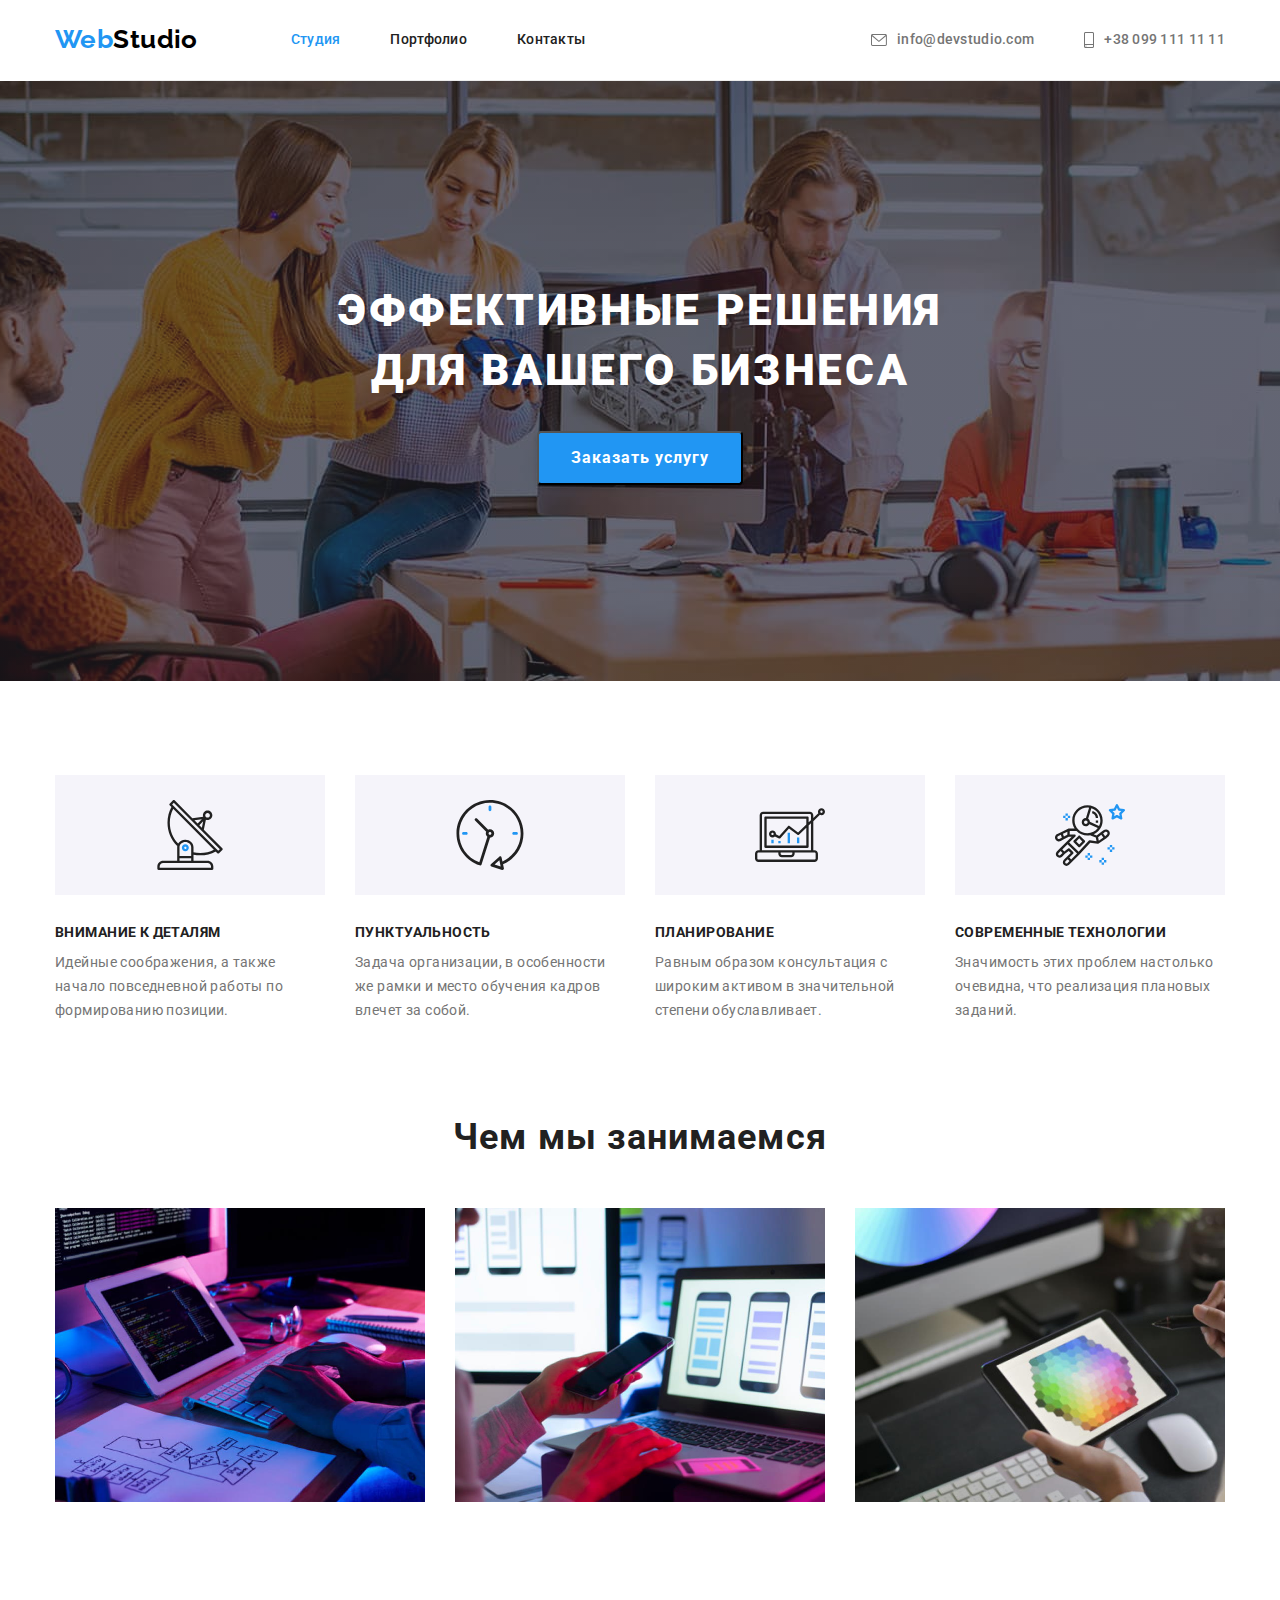
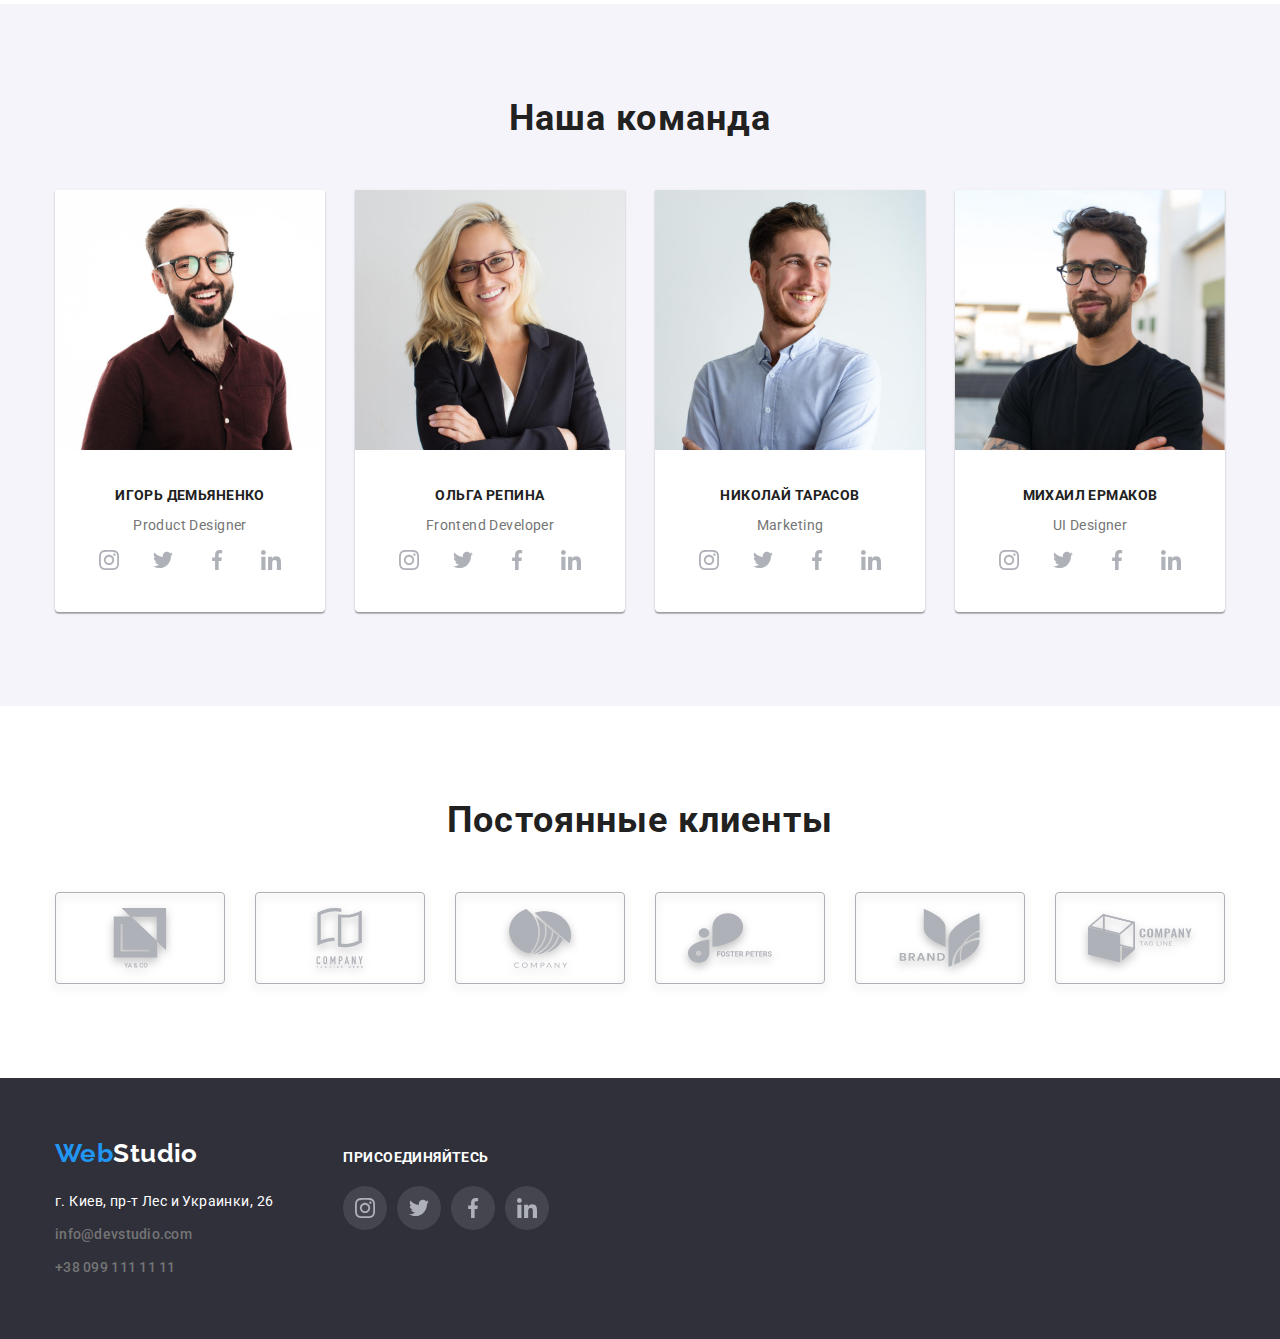
<file: index.html>
<!DOCTYPE html>
<html lang="ru">
  <head>
    <!-- head info -->
    <meta charset="utf-8" />
    <meta name="description" content="webstudio" />
    <title>Web Studio (version 2.1)</title>
    <link rel="preconnect" href="https://fonts.googleapis.com" />
    <link rel="preconnect" href="https://fonts.gstatic.com" crossorigin />
    <link
      href="https://fonts.googleapis.com/css2?family=Raleway:wght@700&family=Roboto:wght@400;500;700;900&display=swap"
      rel="stylesheet"
    />
    <link
      rel="stylesheet"
      href="https://cdnjs.cloudflare.com/ajax/libs/modern-normalize/1.1.0/modern-normalize.css"
      integrity="sha512-Y0MM+V6ymRKN2zStTqzQ227DWhhp4Mzdo6gnlRnuaNCbc+YN/ZH0sBCLTM4M0oSy9c9VKiCvd4Jk44aCLrNS5Q=="
      crossorigin="anonymous"
      referrerpolicy="no-referrer"
    />
    <link rel="stylesheet" href="css/style.css" />
  </head>
  <body>
    <!-- header -->
    <header class="header container">
      <a href="./index.html" class="logo"
        ><span class="logo-item">Web</span>Studio</a
      >
      <nav class="site-nav">
        <ul class="list nav-panel">
          <li class="item">
            <a class="link currentLink" href="./index.html">Студия</a>
          </li>
          <li class="item">
            <a class="link" href="./portfolio.html">Портфолио</a>
          </li>
          <li class="item"><a class="link" href="">Контакты</a></li>
        </ul>
      </nav>
      <ul class="contact list">
        <!-- Ссылка на адрес электронной почты  -->
        <li class="item">
          <a class="mail-link" href="malito:info@devstudio.com">
            <svg class="icon-envelope">
              <use href="./images/icons.svg#icon-envelope"></use>
            </svg>
            info@devstudio.com</a
          >
        </li>
        <!-- Ссылка на телефонный номер -->
        <li class="item">
          <a class="tel-link" href="tel:+380961111111">
            <svg class="icon-smartphone">
              <use href="./images/icons.svg#icon-smartphone"></use>
            </svg>
            +38 099 111 11 11</a
          >
        </li>
      </ul>
    </header>
    <!-- герой-->
    <main>
      <section class="hero">
        <h1 class="hero-title">
          Эффективные решения <br />
          для вашего бизнеса
        </h1>
        <button type="button" class="button-primary cursors">
          Заказать услугу
        </button>
      </section>
      <!-- main goal -->
      <section class="section-goal">
        <div class="container">
          <ul class="main-goal list">
            <li class="item">
              <div class="icon-main-goal">
                <svg class="icon">
                  <use href="./images/icons.svg#icon-antenna"></use>
                </svg>
              </div>
              <h3 class="goal section-title">Внимание к деталям</h3>
              <p class="text">
                Идейные соображения, а также начало повседневной работы по
                формированию позиции.
              </p>
            </li>
            <li class="item">
              <div class="icon-main-goal">
                <svg class="icon">
                  <use href="./images/icons.svg#icon-clock"></use>
                </svg>
              </div>
              <h3 class="section-title">Пунктуальность</h3>
              <p class="text">
                Задача организации, в особенности же рамки и место обучения
                кадров влечет за собой.
              </p>
            </li>
            <li class="item">
              <div class="icon-main-goal">
                <svg class="icon">
                  <use href="./images/icons.svg#icon-diagram"></use>
                </svg>
              </div>
              <h3 class="section-title">Планирование</h3>
              <p class="text">
                Равным образом консультация с широким активом в значительной
                степени обуславливает.
              </p>
            </li>
            <li class="item">
              <div class="icon-main-goal">
                <svg class="icon">
                  <use href="./images/icons.svg#icon-astronaut"></use>
                </svg>
              </div>
              <h3 class="section-title">Современные технологии</h3>
              <p class="text">
                Значимость этих проблем настолько очевидна, что реализация
                плановых заданий.
              </p>
            </li>
          </ul>
        </div>
      </section>
      <!-- presentation-->
      <section class="presentation-section">
        <div class="container">
          <h2 class="section-title our-work">Чем мы занимаемся</h2>
          <ul class="image-card list">
            <li class="item">
              <img
                class="card-image"
                src="images/img-1.jpg"
                alt="img-1"
                width="370"
                height="294"
              />
            </li>
            <li class="item">
              <img
                class="card-image"
                src="images/img-2.jpg"
                alt="img-2"
                width="370"
                height="294"
              />
            </li>
            <li class="item">
              <img
                class="card-image"
                src="images/img-3.jpg"
                alt="img-3"
                width="370"
                height="294"
              />
            </li>
          </ul>
        </div>
      </section>
      <!-- our team-->
      <section class="section-our-team">
        <div class="container">
          <h2 class="section-title our-team">Наша команда</h2>
          <ul class="list-team list">
            <li class="item">
              <img
                class="card-image"
                src="images/img-4.jpg"
                alt="img-4"
                width="270"
                height="260"
              />
              <div class="staff-member">
                <h3 class="section-title staff">Игорь Демьяненко</h3>
                <p class="job">Product Designer</p>
                <ul class="list-team-network list">
                  <li class="network">
                    <a class="network-link" href=""
                      ><svg class="icon">
                        <use href="./images/icons.svg#icon-instagram"></use>
                      </svg>
                    </a>
                  </li>
                  <li class="network">
                    <a class="network-link" href=""
                      ><svg class="icon">
                        <use href="./images/icons.svg#icon-twitter"></use>
                      </svg>
                    </a>
                  </li>
                  <li class="network">
                    <a class="network-link" href=""
                      ><svg class="icon">
                        <use href="./images/icons.svg#icon-facebook"></use>
                      </svg>
                    </a>
                  </li>
                  <li class="network">
                    <a class="network-link" href=""
                      ><svg class="icon">
                        <use href="./images/icons.svg#icon-linkedin"></use>
                      </svg>
                    </a>
                  </li>
                </ul>
              </div>
            </li>
            <li class="item">
              <img
                class="card-image"
                src="images/img-5.jpg"
                alt="img-5"
                width="270"
                height="260"
              />
              <div class="staff-member">
                <h3 class="section-title staff">Ольга Репина</h3>
                <p class="job">Frontend Developer</p>
                <ul class="list-team-network list">
                  <li class="network">
                    <a class="network-link" href=""
                      ><svg class="icon">
                        <use href="./images/icons.svg#icon-instagram"></use>
                      </svg>
                    </a>
                  </li>
                  <li class="network">
                    <a class="network-link" href=""
                      ><svg class="icon">
                        <use href="./images/icons.svg#icon-twitter"></use>
                      </svg>
                    </a>
                  </li>
                  <li class="network">
                    <a class="network-link" href=""
                      ><svg class="icon">
                        <use href="./images/icons.svg#icon-facebook"></use>
                      </svg>
                    </a>
                  </li>
                  <li class="network">
                    <a class="network-link" href=""
                      ><svg class="icon">
                        <use href="./images/icons.svg#icon-linkedin"></use>
                      </svg>
                    </a>
                  </li>
                </ul>
              </div>
            </li>
            <li class="item">
              <img
                class="card-image"
                src="images/img-6.jpg"
                alt="img-6"
                width="270"
                height="260"
              />
              <div class="staff-member">
                <h3 class="section-title staff">Николай Тарасов</h3>
                <p class="job">Marketing</p>
                <ul class="list-team-network list">
                  <li class="network">
                    <a class="network-link" href=""
                      ><svg class="icon">
                        <use href="./images/icons.svg#icon-instagram"></use>
                      </svg>
                    </a>
                  </li>
                  <li class="network">
                    <a class="network-link" href=""
                      ><svg class="icon">
                        <use href="./images/icons.svg#icon-twitter"></use>
                      </svg>
                    </a>
                  </li>
                  <li class="network">
                    <a class="network-link" href=""
                      ><svg class="icon">
                        <use href="./images/icons.svg#icon-facebook"></use>
                      </svg>
                    </a>
                  </li>
                  <li class="network">
                    <a class="network-link" href=""
                      ><svg class="icon">
                        <use href="./images/icons.svg#icon-linkedin"></use>
                      </svg>
                    </a>
                  </li>
                </ul>
              </div>
            </li>
            <li class="item">
              <img
                class="card-image"
                src="images/img-7.jpg"
                alt="img-7"
                width="270"
                height="260"
              />
              <div class="staff-member">
                <h3 class="section-title staff">Михаил Ермаков</h3>
                <p class="job">UI Designer</p>
                <ul class="list-team-network list">
                  <li class="network">
                    <a class="network-link" href=""
                      ><svg class="icon">
                        <use href="./images/icons.svg#icon-instagram"></use>
                      </svg>
                    </a>
                  </li>
                  <li class="network">
                    <a class="network-link" href=""
                      ><svg class="icon">
                        <use href="./images/icons.svg#icon-twitter"></use>
                      </svg>
                    </a>
                  </li>
                  <li class="network">
                    <a class="network-link" href=""
                      ><svg class="icon">
                        <use href="./images/icons.svg#icon-facebook"></use>
                      </svg>
                    </a>
                  </li>
                  <li class="network">
                    <a class="network-link" href=""
                      ><svg class="icon">
                        <use href="./images/icons.svg#icon-linkedin"></use>
                      </svg>
                    </a>
                  </li>
                </ul>
              </div>
            </li>
          </ul>
        </div>
      </section>
      <section class="client-section">
        <div class="container">
          <h2 class="section-title our-client">Постоянные клиенты</h2>
          <ul class="client list">
            <li class="item">
              <a class="company-link" href="">
                <svg class="icon">
                  <use href="./images/icons.svg#icon-yaco"></use>
                </svg>
              </a>
            </li>
            <li class="item">
              <a class="company-link" href="">
                <svg class="icon">
                  <use href="./images/icons.svg#icon-tagline"></use>
                </svg>
              </a>
            </li>
            <li class="item">
              <a class="company-link" href="">
                <svg class="icon">
                  <use href="./images/icons.svg#icon-company"></use>
                </svg>
              </a>
            </li>
            <li class="item">
              <a class="company-link" href="">
                <svg class="icon">
                  <use href="./images/icons.svg#icon-foster"></use>
                </svg>
              </a>
            </li>
            <li class="item">
              <a class="company-link" href="">
                <svg class="icon">
                  <use href="./images/icons.svg#icon-brand"></use>
                </svg>
              </a>
            </li>
            <li class="item">
              <a class="company-link" href="">
                <svg class="icon">
                  <use href="./images/icons.svg#icon-company-2"></use>
                </svg>
              </a>
            </li>
          </ul>
        </div>
      </section>
    </main>
    <!-- Page footer-->
    <footer class="info">
      <div class="container footer-container">
        <div class="address-info">
          <div class="footer-logo">
            <a href="./index.html" class="logo"
              ><span class="logo-item">Web</span
              ><span class="logo-footer">Studio</span></a
            >
          </div>
          <!-- adress-->
          <address class="address">г. Киев, пр-т Лес и Украинки, 26</address>
          <ul class="footer-contact list">
            <!-- Ссылка на адрес электронной почты  -->
            <li class="item">
              <a class="mail-link" href="malito:info@devstudio.com"
                >info@devstudio.com</a
              >
            </li>
            <!-- Ссылка на телефонный номер -->
            <li class="item">
              <a class="tel-link" href="tel:+380961111111">+38 099 111 11 11</a>
            </li>
          </ul>
        </div>
        <div class="footer-net">
          <h2 class="footer-title">Присоединяйтесь</h2>
          <ul class="footer-network-list list">
            <li class="footer-network">
              <a class="network-link" href=""
                ><svg class="icon">
                  <use href="./images/icons.svg#icon-instagram"></use>
                </svg>
              </a>
            </li>
            <li class="footer-network">
              <a class="network-link" href=""
                ><svg class="icon">
                  <use href="./images/icons.svg#icon-twitter"></use>
                </svg>
              </a>
            </li>
            <li class="footer-network">
              <a class="network-link" href=""
                ><svg class="icon">
                  <use href="./images/icons.svg#icon-facebook"></use>
                </svg>
              </a>
            </li>
            <li class="footer-network">
              <a class="network-link" href=""
                ><svg class="icon">
                  <use href="./images/icons.svg#icon-linkedin"></use>
                </svg>
              </a>
            </li>
          </ul>
        </div>
      </div>
    </footer>
  </body>
</html>
</file>
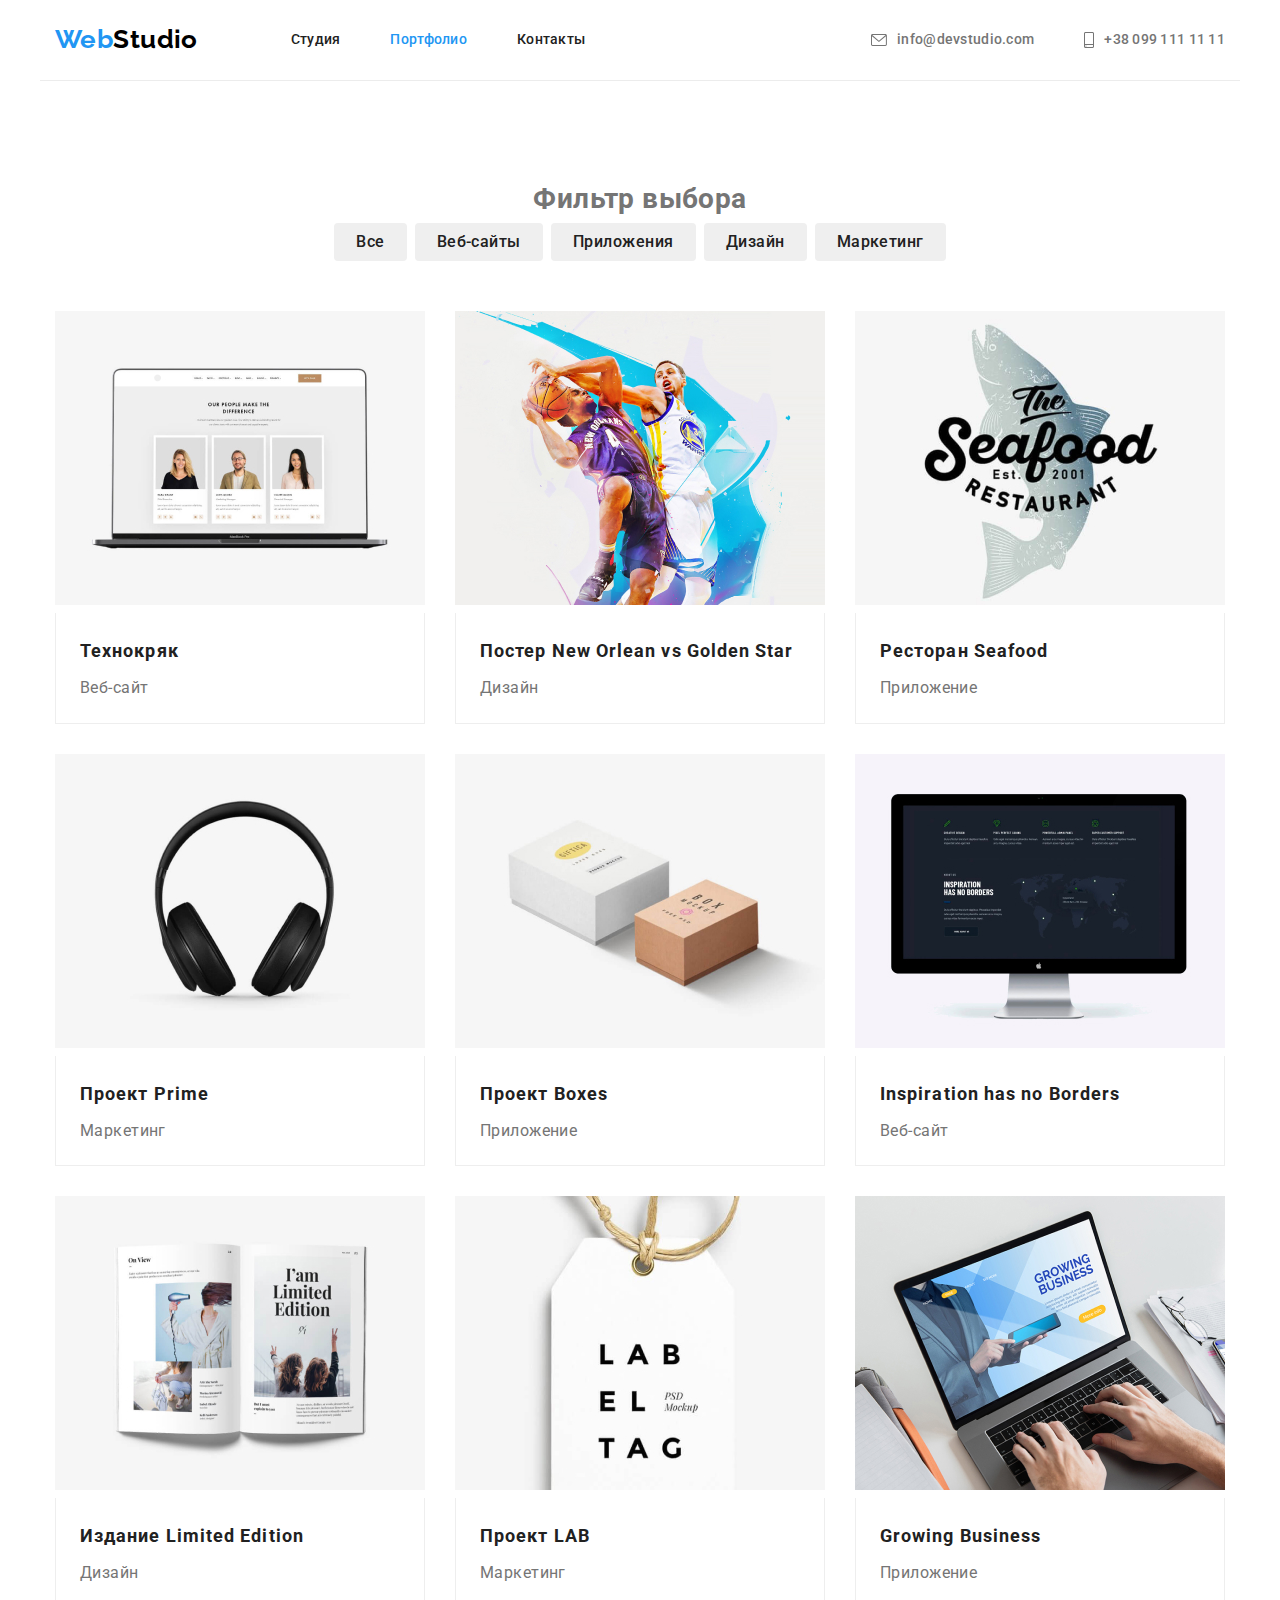
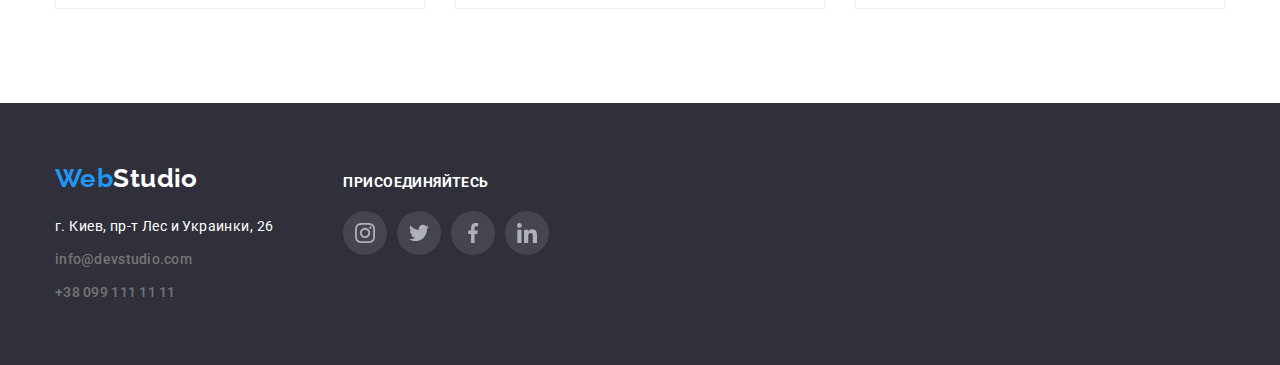
<file: portfolio.html>
<!DOCTYPE html>
<html lang="ru">
  <head>
    <!-- head info -->
    <link
      rel="stylesheet"
      href="https://cdnjs.cloudflare.com/ajax/libs/modern-normalize/1.1.0/modern-normalize.css"
      integrity="sha512-Y0MM+V6ymRKN2zStTqzQ227DWhhp4Mzdo6gnlRnuaNCbc+YN/ZH0sBCLTM4M0oSy9c9VKiCvd4Jk44aCLrNS5Q=="
      crossorigin="anonymous"
      referrerpolicy="no-referrer"
    />
    <meta charset="utf-8" />
    <meta name="viewport-2" content="portfolio" />
    <title>Портфолио</title>
    <link rel="preconnect" href="https://fonts.googleapis.com" />
    <link rel="preconnect" href="https://fonts.gstatic.com" crossorigin />
    <link
      href="https://fonts.googleapis.com/css2?family=Raleway:wght@700&family=Roboto:wght@400;500;700;900&display=swap"
      rel="stylesheet"
    />
    <link rel="stylesheet" href="css/style.css" />
  </head>
  <body>
    <!-- Main navigation -->
    <header class="header container">
      <a href="./index.html" class="logo"
        ><span class="logo-item">Web</span>Studio</a
      >
      <nav class="site-nav">
        <ul class="list nav-panel">
          <li class="item">
            <a class="link" href="./index.html">Студия</a>
          </li>
          <li class="item">
            <a class="link currentLink" href="./portfolio.html">Портфолио</a>
          </li>
          <li class="item"><a class="link" href="">Контакты</a></li>
        </ul>
      </nav>
      <ul class="contact list">
        <!-- Ссылка на адрес электронной почты  -->
        <li class="item">
          <a class="mail-link" href="malito:info@devstudio.com">
            <svg class="icon-envelope">
              <use href="./images/icons.svg#icon-envelope"></use>
            </svg>
            info@devstudio.com</a
          >
        </li>
        <!-- Ссылка на телефонный номер -->
        <li class="item">
          <a class="tel-link" href="tel:+380961111111">
            <svg class="icon-smartphone">
              <use href="./images/icons.svg#icon-smartphone"></use>
            </svg>
            +38 099 111 11 11</a
          >
        </li>
      </ul>
    </header>
    <!-- hero -->
    <main class="container">
      <section class="portfolio-section">
        <h1 class="hero-title-portfolio">Фильтр выбора</h1>
        <ul class="btn-filtr cursors list">
          <li class="item">
            <button class="cursors btn current" type="button">Все</button>
          </li>
          <li class="item">
            <button class="cursors btn" type="button">Веб-сайты</button>
          </li>
          <li class="item">
            <button class="cursors btn" type="button">Приложения</button>
          </li>
          <li class="item">
            <button class="cursors btn" type="button">Дизайн</button>
          </li>
          <li class="item">
            <button class="cursors btn" type="button">Маркетинг</button>
          </li>
        </ul>
        <ul class="feature-list list">
          <li class="element">
            <a class="filtr-our-product" href=""
              ><img
                class="img-item"
                src="./images/portfolio/img-1.jpg"
                alt="Технокряк"
                width="370"
              />
              <div class="item-product">
                <h3 class="product-name">Технокряк</h3>
                <p class="application-area">Веб-сайт</p>
              </div>
            </a>
          </li>
          <li class="element">
            <a class="filtr-our-product" href=""
              ><img
                src="./images/portfolio/img-2.jpg"
                alt="Постер New Orlean vs Golden Star"
                width="370"
              />
              <div class="item-product">
                <h3 class="product-name">Постер New Orlean vs Golden Star</h3>
                <p class="application-area">Дизайн</p>
              </div></a
            >
          </li>
          <li class="element">
            <a class="filtr-our-product" href=""
              ><img
                src="./images/portfolio/img-3.jpg"
                alt="Ресторан Seafood"
                width="370"
              />
              <div class="item-product">
                <h3 class="product-name">Ресторан Seafood</h3>
                <p class="application-area">Приложение</p>
              </div></a
            >
          </li>
          <li class="element">
            <a class="filtr-our-product" href=""
              ><img
                src="./images/portfolio/img-4.jpg"
                alt="Проект Prime"
                width="370"
              />
              <div class="item-product">
                <h3 class="product-name">Проект Prime</h3>
                <p class="application-area">Маркетинг</p>
              </div></a
            >
          </li>
          <li class="element">
            <a class="filtr-our-product" href=""
              ><img
                src="./images/portfolio/img-5.jpg"
                alt="Проект Boxes"
                width="370"
              />
              <div class="item-product">
                <h3 class="product-name">Проект Boxes</h3>
                <p class="application-area">Приложение</p>
              </div></a
            >
          </li>
          <li class="element">
            <a class="filtr-our-product" href=""
              ><img
                src="./images/portfolio/img-6.jpg"
                alt="Inspiration has no Borders"
                width="370"
              />
              <div class="item-product">
                <h3 class="product-name" lang="en">
                  Inspiration has no Borders
                </h3>
                <p class="application-area">Веб-сайт</p>
              </div></a
            >
          </li>
          <li class="element">
            <a class="filtr-our-product" href=""
              ><img
                src="./images/portfolio/img-7.jpg"
                alt="Издание Limited Edition"
                width="370"
              />
              <div class="item-product">
                <h3 class="product-name">Издание Limited Edition</h3>
                <p class="application-area">Дизайн</p>
              </div></a
            >
          </li>
          <li class="element">
            <a class="filtr-our-product" href=""
              ><img
                src="./images/portfolio/img-8.jpg"
                alt="Проект LAB"
                width="370"
              />
              <div class="item-product">
                <h3 class="product-name">Проект LAB</h3>
                <p class="application-area">Маркетинг</p>
              </div></a
            >
          </li>
          <li class="element">
            <a class="filtr-our-product" href=""
              ><img
                src="./images/portfolio/img-9.jpg"
                alt="Growing Business"
                width="370"
              />
              <div class="item-product">
                <h3 class="product-name" lang="en">Growing Business</h3>
                <p class="application-area">Приложение</p>
              </div></a
            >
          </li>
        </ul>
      </section>
    </main>
    <!-- Page footer-->
    <footer class="info">
      <div class="container footer-container">
        <div class="address-info">
          <div class="footer-logo">
            <a href="./index.html" class="logo"
              ><span class="logo-item">Web</span
              ><span class="logo-footer">Studio</span></a
            >
          </div>
          <!-- adress-->
          <address class="address">г. Киев, пр-т Лес и Украинки, 26</address>
          <ul class="footer-contact list">
            <!-- Ссылка на адрес электронной почты  -->
            <li class="item">
              <a class="mail-link" href="malito:info@devstudio.com"
                >info@devstudio.com</a
              >
            </li>
            <!-- Ссылка на телефонный номер -->
            <li class="item">
              <a class="tel-link" href="tel:+380961111111">+38 099 111 11 11</a>
            </li>
          </ul>
        </div>
        <div class="footer-net">
          <h2 class="footer-title">Присоединяйтесь</h2>
          <ul class="footer-network-list list">
            <li class="footer-network">
              <a class="network-link" href=""
                ><svg class="icon">
                  <use href="./images/icons.svg#icon-instagram"></use>
                </svg>
              </a>
            </li>
            <li class="footer-network">
              <a class="network-link" href=""
                ><svg class="icon">
                  <use href="./images/icons.svg#icon-twitter"></use>
                </svg>
              </a>
            </li>
            <li class="footer-network">
              <a class="network-link" href=""
                ><svg class="icon">
                  <use href="./images/icons.svg#icon-facebook"></use>
                </svg>
              </a>
            </li>
            <li class="footer-network">
              <a class="network-link" href=""
                ><svg class="icon">
                  <use href="./images/icons.svg#icon-linkedin"></use>
                </svg>
              </a>
            </li>
          </ul>
        </div>
      </div>
    </footer>
  </body>
</html>
</file>
<file: css/style.css>
/* цвет фона #F5F4FA */
/* цвет хедера */
/* вторичный цвет фона #F5F4FA */
/* цвет фона акцента #2F303A */
/* цвет основного текста  #757575*/
/* вторичный цвет текста  #212121* , для лого цвет #000000/
/* цвет текста - белый #FFFFFF */
/* акцент #2196F3 */

html {
  box-sizing: border-box;
}

*,
*::before,
*::after {
  box-sizing: inherit;
}

:root {
  --primary-text-color: #757575;
  --title-text-color: #212121;
  --accent-color: #2196f3;
  --primary-white-color: #ffffff;
  --background-color-accent: #2f303a;
  --background-color-main: #f5f4fa;
}

body {
  font-family: Roboto, sans-serif;
  font-size: 14px;
  line-height: 1.71;
  letter-spacing: 0.03em;
  color: #757575;
}

h1,
h2,
h3,
h4,
h5,
p {
  margin-top: 0;
  margin-bottom: 0;
}

.container {
  width: 1200px;
  padding-left: 15px;
  padding-right: 15px;
  margin-right: auto;
  margin-left: auto;
  /* outline: 2px solid coral; */
}

.list {
  padding: 0;
  margin: 0;
  list-style: none;
  text-decoration: none;
}

.cursors {
  cursor: pointer;
}
/* -------------------------------------------pages------------------------------------ */
.logo {
  font-family: Raleway;
  font-weight: 700;
  font-size: 26px;
  line-height: 1.2;
  text-decoration: none;
  color: #000000;
}

.logo-item {
  color: var(--accent-color);
}

.header {
  display: flex;
  align-items: center;
  border-bottom-width: 1px;
  border-bottom-style: solid;
  border-bottom-color: #ececec;
  background-color: #fff;
}

.webstudio-button {
  font-size: 26px;
  line-height: auto;
}

/* --------------------------------------------site-nav---------------------------------- */

.site-nav {
  margin-left: 93px;
}

.site-nav .link {
  display: block;
  padding-top: 32px;
  padding-bottom: 32px;

  color: var(--title-text-color);
  font-weight: 500;
  font-size: 14px;
  line-height: 1.14;
  letter-spacing: 0.02em;
  text-decoration: none;
}

.site-nav .link:hover,
.site-nav .link:focus {
  color: var(--accent-color);
}

.nav-panel {
  display: flex;
}

.nav-panel .item + .item {
  margin-left: 50px;
}

.link.currentLink {
  color: var(--accent-color);
}

.contact {
  display: flex;
  margin-left: auto;
}

.contact .item + .item {
  margin-left: 50px;
}

.contact .mail-link,
.contact .tel-link {
  display: flex;
  align-items: center;
  justify-content: center;
  font-weight: 500;
  font-size: 14px;
  line-height: 1.14;
  letter-spacing: 0.02em;
  text-decoration: none;
  color: var(--primary-text-color);
  fill: var(--primary-text-color);
}

.icon-envelope {
  width: 16px;
  height: 12px;
  margin-right: 10px;
}

.icon-smartphone {
  width: 10px;
  height: 16px;
  margin-right: 10px;
}

.contact .mail-link:hover,
.contact .mail-link:focus,
.contact .tel-link:hover,
.contact .tel-link:focus {
  color: var(--accent-color);
  fill: var(--accent-color);
}

/* ------------------------------------------main web студия------------------------------ */
.hero {
  padding-top: 200px;
  padding-bottom: 280px;
  height: 600px;
  text-align: center;
  background-image: linear-gradient(
      rgba(47, 48, 58, 0.4),
      rgba(47, 48, 58, 0.4)
    ),
    url("../images/hero-img.jpg");
  background-size: 1600px;
  background-repeat: no-repeat;
  background-position: 50% 50%;
}

/* hero title web */
.hero-title {
  width: auto;
  margin-bottom: 30px;
  font-weight: 900;
  font-size: 44px;
  line-height: 1.36;
  text-align: center;
  letter-spacing: 0.06em;
  text-transform: uppercase;
  color: #ffffff;
}

.section-goal {
  padding-top: 94px;
}

/* основная секция на веб и портфолио */
.section-title {
  margin-bottom: 10px;
  font-weight: 700;
  font-size: 14px;
  line-height: 1.14;
  letter-spacing: 0.03em;
  text-transform: uppercase;
  color: var(--title-text-color);
}

/* section-title our-work */
.section-title.our-work {
  margin-bottom: 50px;
  width: auto;
  top: 969px;
  left: 612px;
  font-weight: 700;
  font-size: 36px;
  line-height: 1.16;
  text-align: center;
  text-transform: none;
}

/* кнопка web студия - заказать услуги*/
.hero .button-primary {
  padding-top: 10px;
  padding-right: 32px;
  padding-bottom: 10px;
  padding-left: 32px;

  font-family: inherit;
  font-weight: 700;
  font-size: 16px;
  line-height: 1.87;
  letter-spacing: 0.06em;
  text-decoration: none;
  align-items: center;
  border-radius: 4px;
  box-shadow: 0px 4px 4px rgba(0, 0, 0, 0.15);
  color: var(--primary-white-color);
  background-color: var(--accent-color);
}

.button-primary:hover,
.button-primary:focus {
  color: var(--title-text-color);
  background-color: var(--primary-white-color);
}

/* ------icon - main goal------ */
.main-goal {
  display: flex;
}

.icon-main-goal {
  display: flex;
  justify-content: center;
  align-items: center;
  width: 270px;
  height: 120px;
  background-color: var(--background-color-main);
  margin-bottom: 30px;
}

.icon-main-goal .icon {
  width: 70px;
  height: 70px;
}

/* --------main-goal text-------- */
.main-goal .item {
  margin-right: 30px;
  width: 270px;
}

.main-goal .item:last-child {
  margin-right: 0;
}

.text {
  margin-top: 0;
}

.presentation-section {
  padding-top: 94px;
  padding-bottom: 94px;
}

.section-our-team {
  padding-top: 94px;
  padding-bottom: 94px;
  background-color: var(--background-color-main);
}

.section-title.our-team {
  margin-bottom: 50px;
  width: auto;
  font-weight: 700;
  font-size: 36px;
  line-height: 1.16;
  text-align: center;
  letter-spacing: 0.03em;
  text-transform: none;
}

.image-card,
.list-team {
  display: flex;
  justify-content: center;
}

.image-card .item {
  margin-right: 30px;
}

.image-card .item:last-child {
  margin-right: 0;
}

.list-team .item {
  background-color: var(--primary-white-color);
}

.staff {
  text-align: center;
}

.job {
  margin-top: 10px;
  text-align: center;
}

.list-team .item {
  margin-right: 30px;
  box-shadow: 0px 1px 3px rgba(0, 0, 0, 0.12), 0px 1px 1px rgba(0, 0, 0, 0.14),
    0px 2px 1px rgba(0, 0, 0, 0.2);
  border-radius: 0px 0px 4px 4px;
}

.list-team .item:last-child {
  margin-right: 0;
}

.staff-member {
  padding-top: 30px;
  padding-bottom: 30px;
}
/*  -----------------------Социальные сети SVG-icon---------------------- */

.list-team-network {
  display: flex;
  justify-content: center;
}

.list-team .network {
  margin-right: 10px;
}

.list-team .network:last-child {
  margin-right: 0;
}

.network-link {
  display: flex;
  width: 44px;
  height: 44px;
  border-radius: 50%;
  justify-content: center;
  align-items: center;
  fill: #afb1b8;
  outline: none;
}

.network .icon {
  display: flex;
  width: 20px;
  height: 20px;
}

.network-link:hover,
.network-link:focus {
  background-color: var(--accent-color);
  fill: var(--primary-white-color);
}

/* -------------------------секция Постоянные клиенты------------------------- */
.client-section {
  padding-top: 94px;
  padding-bottom: 94px;
}

.section-title.our-client {
  margin-bottom: 50px;
  width: auto;
  font-weight: 700;
  font-size: 36px;
  line-height: 1.16;
  text-align: center;
  letter-spacing: 0.03em;
  text-transform: none;
}

.client {
  display: flex;
  justify-content: center;
  align-items: center;
  /* outline: 1px solid green; */
}

.company-link {
  display: flex;
  justify-content: center;
  align-items: center;
  padding: 16px 32px;
  width: 170px;
  height: 92px;
  border: 1px solid #afb1b8;
  fill: #afb1b8;
  filter: drop-shadow(0px 4px 4px rgba(0, 0, 0, 0.25));
  border-radius: 4px;
  outline: none;
}

.company-link .icon {
  display: block;
  width: 106px;
  height: 60px;
}

.client .item {
  margin-right: 30px;
}

.client .item:last-child {
  margin-right: 0;
}

.company-link:hover,
.company-link:focus {
  border: 1px solid var(--accent-color);
  fill: var(--accent-color);
}

/* -----------------------------------------main portfolio-------------------------------- */
.portfolio-section {
  padding-top: 94px;
  padding-bottom: 94px;
}

.hero-title-portfolio {
  text-align: center;
}

/* ------------кнопки portfolio------------------ */
.btn-filtr {
  margin-bottom: 50px;
  display: flex;
  justify-content: center;
}

.btn-filtr .cursors.btn:hover,
.btn-filtr .cursors.btn:focus {
  color: var(--primary-white-color);
  background-color: var(--accent-color);
  box-shadow: 0px 3px 1px rgba(0, 0, 0, 0.1), 0px 1px 2px rgba(0, 0, 0, 0.08),
    0px 2px 2px rgba(0, 0, 0, 0.12);
}

.btn-filtr .btn {
  font-weight: 500;
  font-size: 16px;
  line-height: 1.62;
  text-align: center;
  letter-spacing: 0.03em;
  color: #212121;
  outline: none;
}

.btn-filtr .item + .item {
  margin-left: 8px;
}

.cursors.btn {
  border-radius: 4px;
  padding-right: 22px;
  padding-left: 22px;
  padding-top: 6px;
  padding-bottom: 6px;
  border: none;
}

/* ----------------------feature-list-------------------- */

.feature-list {
  display: flex;
  flex-wrap: wrap;
  justify-content: center;
}

.filtr-our-product {
  display: block;
  text-decoration: none;
}

.element {
  outline: none;
  width: 370px;
  margin-right: 30px;
  margin-bottom: 30px;
}

.filtr-our-product:hover,
.filtr-our-product:focus {
  outline: none;
  box-shadow: 0px 1px 1px rgba(0, 0, 0, 0.12), 0px 4px 4px rgba(0, 0, 0, 0.06),
    1px 4px 6px rgba(0, 0, 0, 0.16);
}

.element:nth-child(3n) {
  margin-right: 0;
}

.element:nth-last-child(-n + 3) {
  margin-bottom: 0;
}

.item-product {
  padding-top: 20px;
  padding-bottom: 20px;
  padding-left: 24px;
  padding-right: 24px;
  border-left: 1px solid #eeeeee;
  border-right: 1px solid #eeeeee;
  border-bottom: 1px solid #eeeeee;
}

.product-name {
  margin-bottom: 4px;
  font-weight: 700;
  font-size: 18px;
  line-height: 2;
  letter-spacing: 0.06em;
  text-decoration: none;
  color: #212121;
}

.application-area {
  font-family: Roboto;
  font-size: 16px;
  line-height: 1.87;
  color: #757575;
}

/* ---------------------------------------footer info------------------------------------*/
.info {
  display: flex;
  padding-top: 60px;
  padding-bottom: 60px;
  background: var(--background-color-accent);
}

.footer-container {
  display: flex;
  align-items: baseline;
}

.footer-logo {
  margin-bottom: 20px;
}

.address {
  margin-bottom: 9px;
  font-size: 14px;
  line-height: 1.71;
  font-style: normal;
  color: var(--primary-white-color);
}

.logo-footer {
  align-self: flex-start;
  color: var(--primary-white-color);
}

.footer-contact .mail-link,
.footer-contact .tel-link {
  font-weight: 500;
  font-size: 14px;
  line-height: 1.14;
  letter-spacing: 0.02em;
  text-decoration: none;
  color: var(--primary-text-color);
}

.footer-contact .mail-link:hover,
.footer-contact .mail-link:focus,
.footer-contact .tel-link:hover,
.footer-contact .tel-link:focus {
  color: var(--accent-color);
}

.footer-contact .item:nth-last-child(2) {
  margin-bottom: 9px;
}

.footer-net {
  float: left;
  margin-left: 70px;
}

.footer-title {
  margin-bottom: 20px;
  font-weight: 700;
  font-size: 14px;
  line-height: 1.14;
  letter-spacing: 0.03em;
  text-transform: uppercase;
  color: var(--primary-white-color);
}

.footer-network-list {
  display: flex;
  justify-content: center;
}

.footer-network-list .footer-network {
  margin-right: 10px;
}

.footer-network-list .footer-network:last-child {
  margin-right: 0;
}

.footer-network-list .network-link {
  width: 44px;
  height: 44px;
  border-radius: 50%;
  justify-content: center;
  align-items: center;
  fill: #afb1b8;
  background-color: #ffffff1a;
  outline: none;
}

.footer-network .icon {
  display: flex;
  width: 20px;
  height: 20px;
}

.network-link:hover,
.network-link:focus {
  background-color: var(--accent-color);
  fill: var(--primary-white-color);
}
</file>
